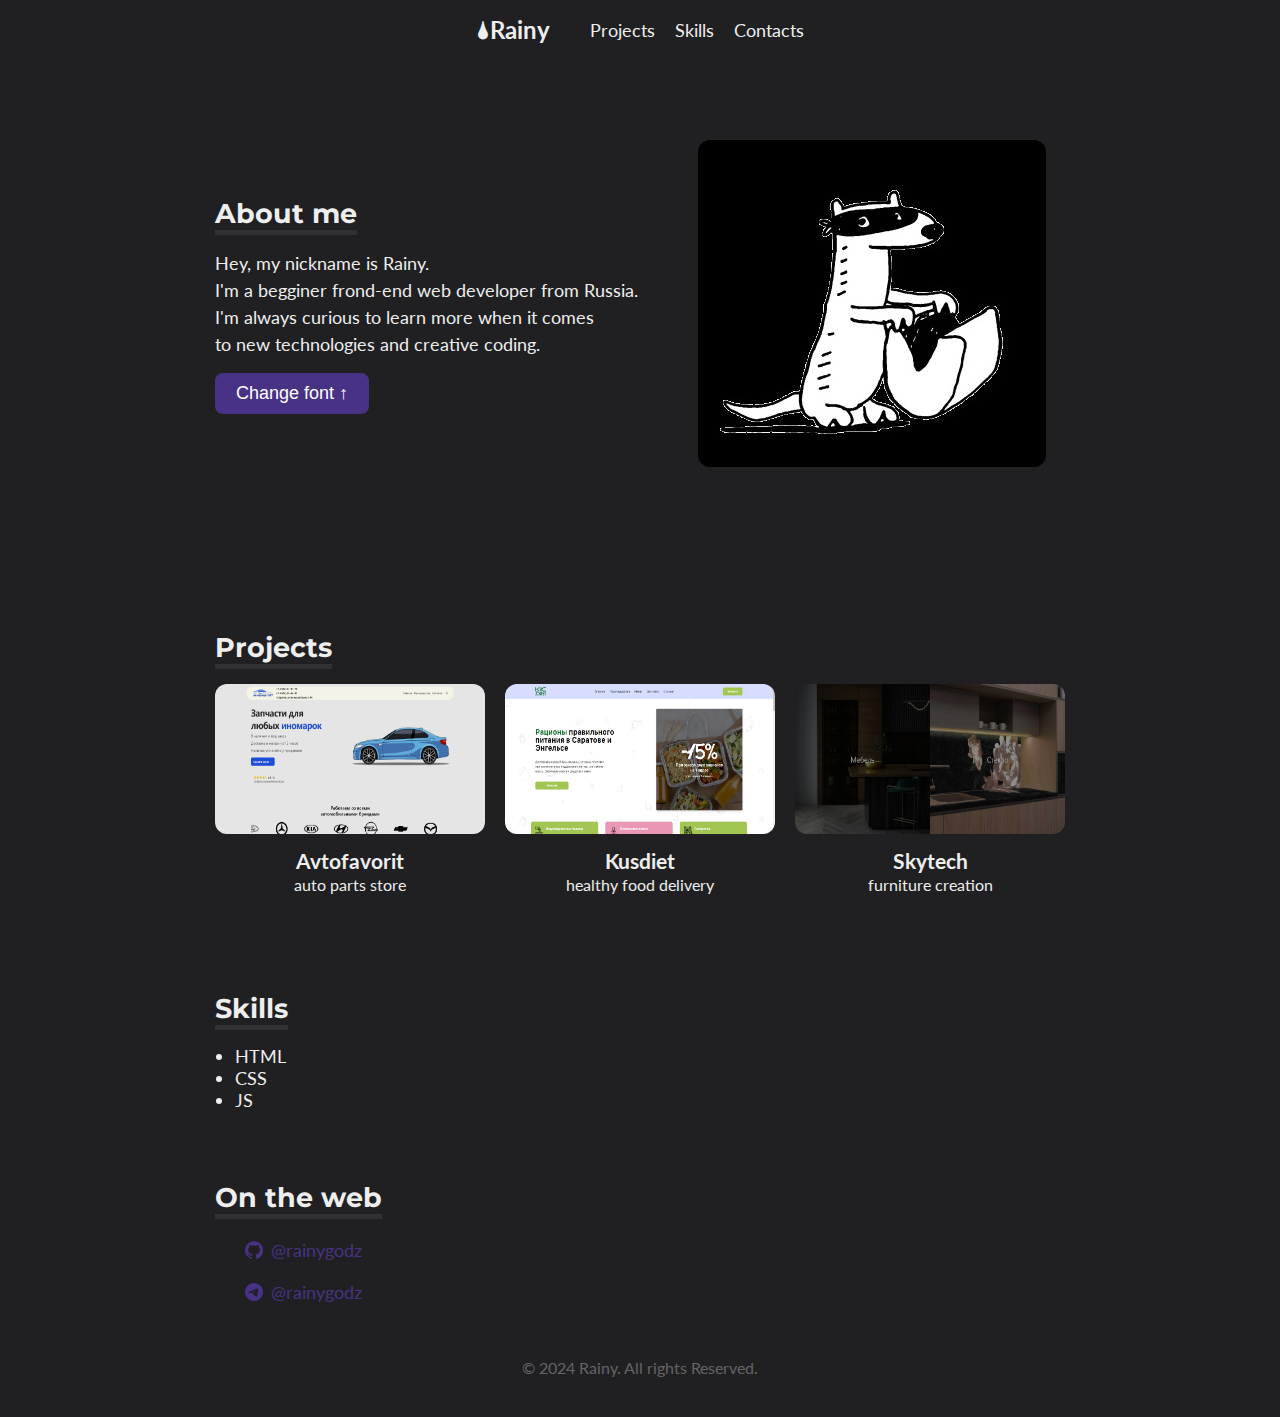
<file: index.html>
<!DOCTYPE html>
<html lang="en">
<head>
  <meta charset="UTF-8">
  <meta name="viewport" content="width=device-width, initial-scale=1.0">
  <link rel="icon" type="image/x-icon" href="./resources/images/about.jpg">
  <!-- google fonts -->
  <link rel="preconnect" href="https://fonts.googleapis.com">
  <link rel="preconnect" href="https://fonts.gstatic.com" crossorigin>
  <link href="https://fonts.googleapis.com/css2?family=Lato:ital,wght@0,100;0,300;0,400;0,700;0,900;1,100;1,300;1,400;1,700;1,900&family=Montserrat:ital,wght@0,100..900;1,100..900&display=swap" rel="stylesheet">
  
  <!-- css -->
  <link rel="stylesheet" href="./resources/styles/index.css">
  
  <!-- js -->
  <script src="./resources/scripts/main.js" defer></script>

  <title>Rainy - Homepage</title>
</head>
<body>
  <!-- header -->
  <header>
    <div class="logo">
      <a href="index.html">🌢Rainy</a>
    </div>
    <nav>
      <ul class="menu">
        <li>
          <a href="#projects">Projects</a>
        </li>
        <li>
          <a href="#skills">Skills</a>
        </li>
        <li>
          <a href="#contact">Contacts</a>
        </li>
      </ul>
    </nav>

    <!-- TODO burger menu for mobile devices -->
  </header>

  <!-- main -->
  <main>
    <div class="main-container">
      <section class="about">
        <div class="about-text">
          <h2>About me</h2>
          <p id="about-me-text">Hey, my nickname is Rainy.<br>
            I'm a begginer frond-end web developer from Russia.<br>
            I'm always curious to learn more when it comes <br>
            to new technologies and creative coding.</p>
      
          <button id="change-font">Change font &uarr;</button>
        </div>
        <div class="about-image">
          <img src="./resources/images/about.jpg" alt="rainy's photo">
        </div>
      </section>
      <!-- projects -->
       <section class="projects" id="projects">
        <div class="container">
          <h2>Projects</h2>
          <div class="projects-cards">
            <div class="project-card">
              <a href="avtofavorit.html">
                <img src="./resources/images/avtofavorit.png" alt="avtofavorit website main page">
                <div class="card-text">
                  <h3>Avtofavorit</h3>
                  <p>auto parts store</p>
                </div>
              </a>
            </div>
            <div class="project-card">
              <a href="kusdiet.html">
                <img src="./resources/images/kusdiet.png" alt="avtofavorit website main page">
                <div class="card-text">
                  <h3>Kusdiet</h3>
                  <p>healthy food delivery</p>
                </div>
              </a>
            </div>
            <div class="project-card">
              <a href="skytech.html">
                <img src="./resources/images/skytech.png" alt="avtofavorit website main page">
                <div class="card-text">
                  <h3>Skytech</h3>
                  <p>furniture creation</p>
                </div>
              </a>
            </div>
          </div>
        </div>
       </section>
       <!-- skills -->
       <section class="skills" id="skills">
        <h2>Skills</h2>
        <ul>
          <li>HTML</li>
          <li>CSS</li>
          <li>JS</li>
        </ul>
       </section>
       <!-- contact -->
       <section class="contact" id="contact">
        <h2>On the web</h2>
        <ul class="socials">
          <li>
            <img src="./resources/images/github.png" alt="github icon">
            <span><a href="https://github.com/rainygodz" target="_blank">@rainygodz</a></span>
          </li>
          <li>
            <img src="./resources/images/telegram.png" alt="telegram icon">
            <span><a href="https://t.me/rainygodz" target="_blank">@rainygodz</a></span>
          </li>
        </ul>
       </section>
    </div>
  </main>

  <!-- footer -->
   <footer>
      <div class="copyright">
        © 2024 Rainy. All rights Reserved.
      </div>
   </footer>
</body>
</html>
</file>
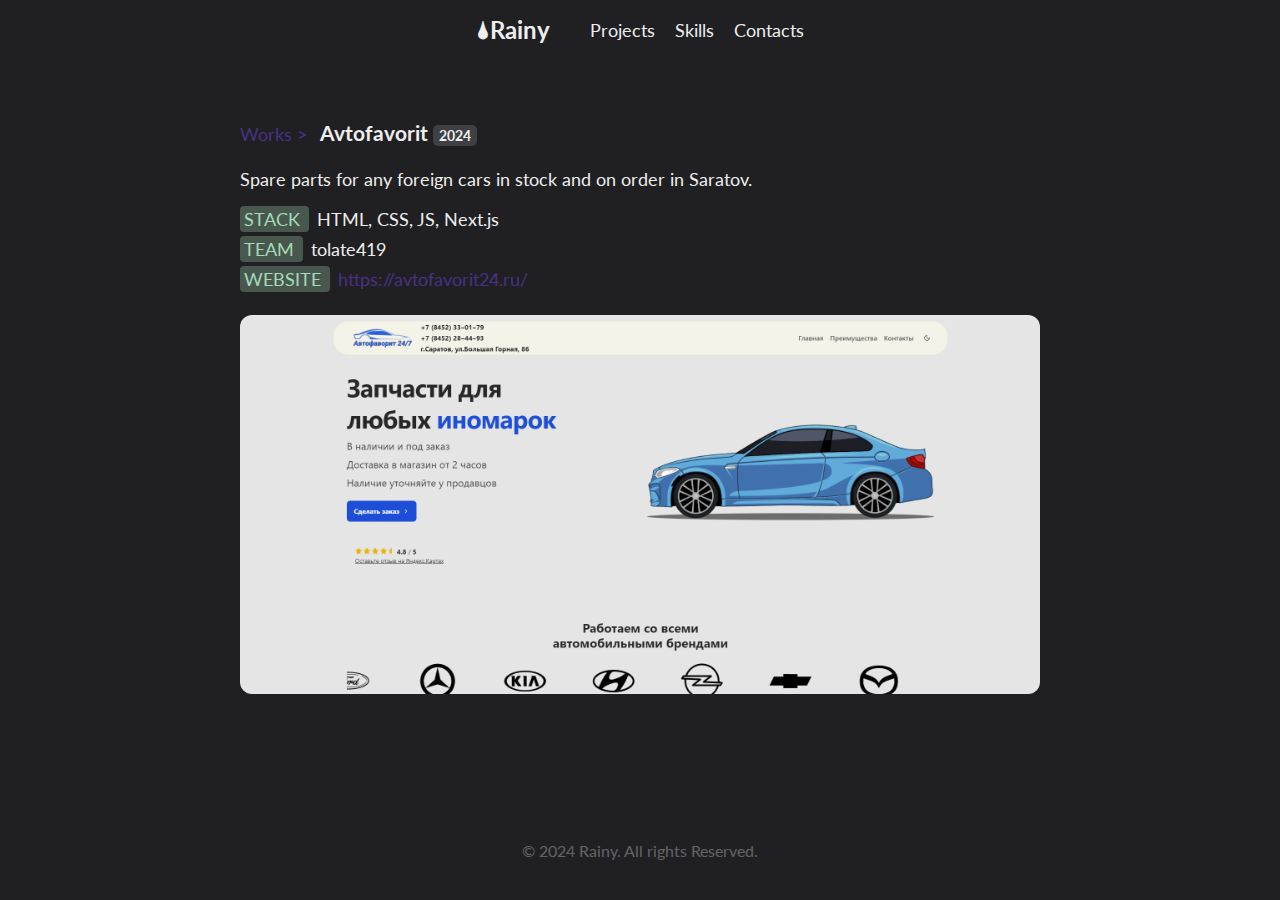
<file: avtofavorit.html>
<!DOCTYPE html>
<html lang="en">
<head>
  <meta charset="UTF-8">
  <meta name="viewport" content="width=device-width, initial-scale=1.0">
  <link rel="icon" type="image/x-icon" href="./resources/images/about.jpg">
  <!-- google fonts -->
   <link rel="preconnect" href="https://fonts.googleapis.com">
   <link rel="preconnect" href="https://fonts.gstatic.com" crossorigin>
   <link href="https://fonts.googleapis.com/css2?family=Lato:ital,wght@0,100;0,300;0,400;0,700;0,900;1,100;1,300;1,400;1,700;1,900&family=Montserrat:ital,wght@0,100..900;1,100..900&display=swap" rel="stylesheet">
   
   <!-- css -->
   <link rel="stylesheet" href="./resources/styles/index.css">
   <link rel="stylesheet" href="./resources/styles/project-page.css">
   <title>Avtofavorit - Rainy</title>
</head>
<body>
  <!-- header -->
  <header>
    <div class="logo">
      <a href="index.html">🌢Rainy</a>
    </div>
    <nav>
      <ul class="menu">
        <li>
          <a href="#projects">Projects</a>
        </li>
        <li>
          <a href="#skills">Skills</a>
        </li>
        <li>
          <a href="#contact">Contacts</a>
        </li>
      </ul>
    </nav>
  </header>

  <!-- main -->
   <main>
    <div class="project">
      <div class="project-name">
        <a href="index.html#projects">Works ></a>
        <h3>Avtofavorit</h3>
        <div class="year">2024</div>
      </div>
      <p class="description">
        Spare parts for any foreign cars in stock and on order in Saratov.
      </p>
      <div class="info">
        <div class="stack">
          <span>STACK </span> HTML, CSS, JS, Next.js
        </div>
        <div class="team">
          <span>TEAM </span> tolate419
        </div>
        <div class="website">
          <span>WEBSITE </span> <a href="https://avtofavorit24.ru/" target="_blank">https://avtofavorit24.ru/</a>
        </div>
      </div>
      <div class="project-images">
        <img src="./resources/images/avtofavorit.png" alt="avtofavorit main page">
      </div>
    </div>
   </main>

   <!-- footer -->
   <footer>
    <div class="copyright">
      © 2024 Rainy. All rights Reserved.
    </div>
 </footer>
</body>
</html>
</file>
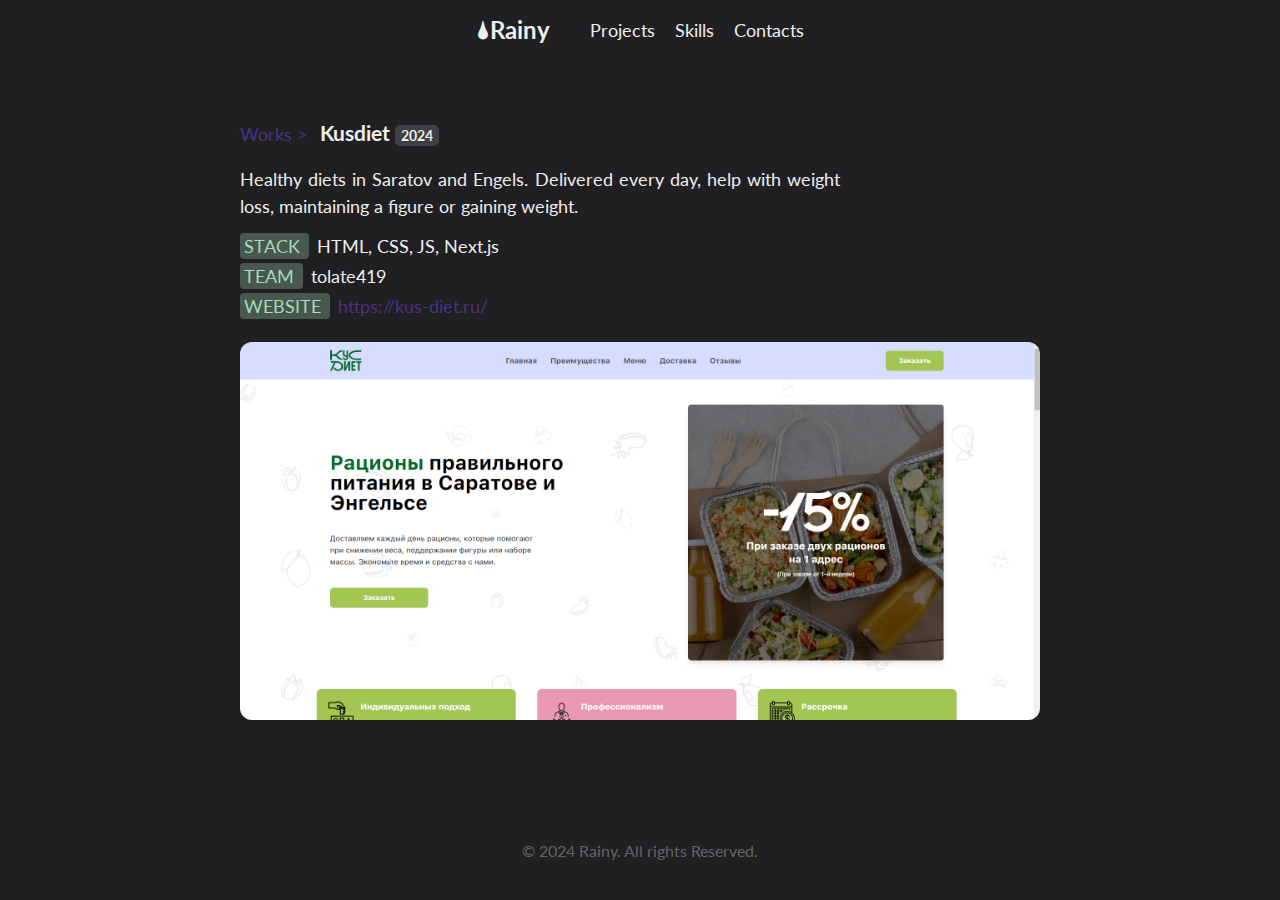
<file: kusdiet.html>
<!DOCTYPE html>
<html lang="en">
<head>
  <meta charset="UTF-8">
  <meta name="viewport" content="width=device-width, initial-scale=1.0">
  <link rel="icon" type="image/x-icon" href="./resources/images/about.jpg"> 
  <!-- google fonts -->
   <link rel="preconnect" href="https://fonts.googleapis.com">
   <link rel="preconnect" href="https://fonts.gstatic.com" crossorigin>
   <link href="https://fonts.googleapis.com/css2?family=Lato:ital,wght@0,100;0,300;0,400;0,700;0,900;1,100;1,300;1,400;1,700;1,900&family=Montserrat:ital,wght@0,100..900;1,100..900&display=swap" rel="stylesheet">
   
   <!-- css -->
   <link rel="stylesheet" href="./resources/styles/index.css">
   <link rel="stylesheet" href="./resources/styles/project-page.css">
   <title>Kusdiet - Rainy</title>
</head>
<body>
  <!-- header -->
  <header>
    <div class="logo">
      <a href="index.html">🌢Rainy</a>
    </div>
    <nav>
      <ul class="menu">
        <li>
          <a href="#projects">Projects</a>
        </li>
        <li>
          <a href="#skills">Skills</a>
        </li>
        <li>
          <a href="#contact">Contacts</a>
        </li>
      </ul>
    </nav>
  </header>

  <!-- main -->
   <main>
    <div class="project">
      <div class="project-name">
        <a href="index.html#projects">Works ></a>
        <h3>Kusdiet</h3>
        <div class="year">2024</div>
      </div>
      <p class="description">
        Healthy diets in Saratov and Engels. Delivered every day, help with weight loss, maintaining a figure or gaining weight.
      </p>
      <div class="info">
        <div class="stack">
          <span>STACK </span> HTML, CSS, JS, Next.js
        </div>
        <div class="team">
          <span>TEAM </span> tolate419
        </div>
        <div class="website">
          <span>WEBSITE </span> <a href="https://kus-diet.ru/" target="_blank">https://kus-diet.ru/</a>
        </div>
      </div>
      <div class="project-images">
        <img src="./resources/images/kusdiet.png" alt="kusdiet website main page">
      </div>
    </div>
   </main>
   
   <!-- footer -->
   <footer>
    <div class="copyright">
      © 2024 Rainy. All rights Reserved.
    </div>
 </footer>
</body>
</html>
</file>
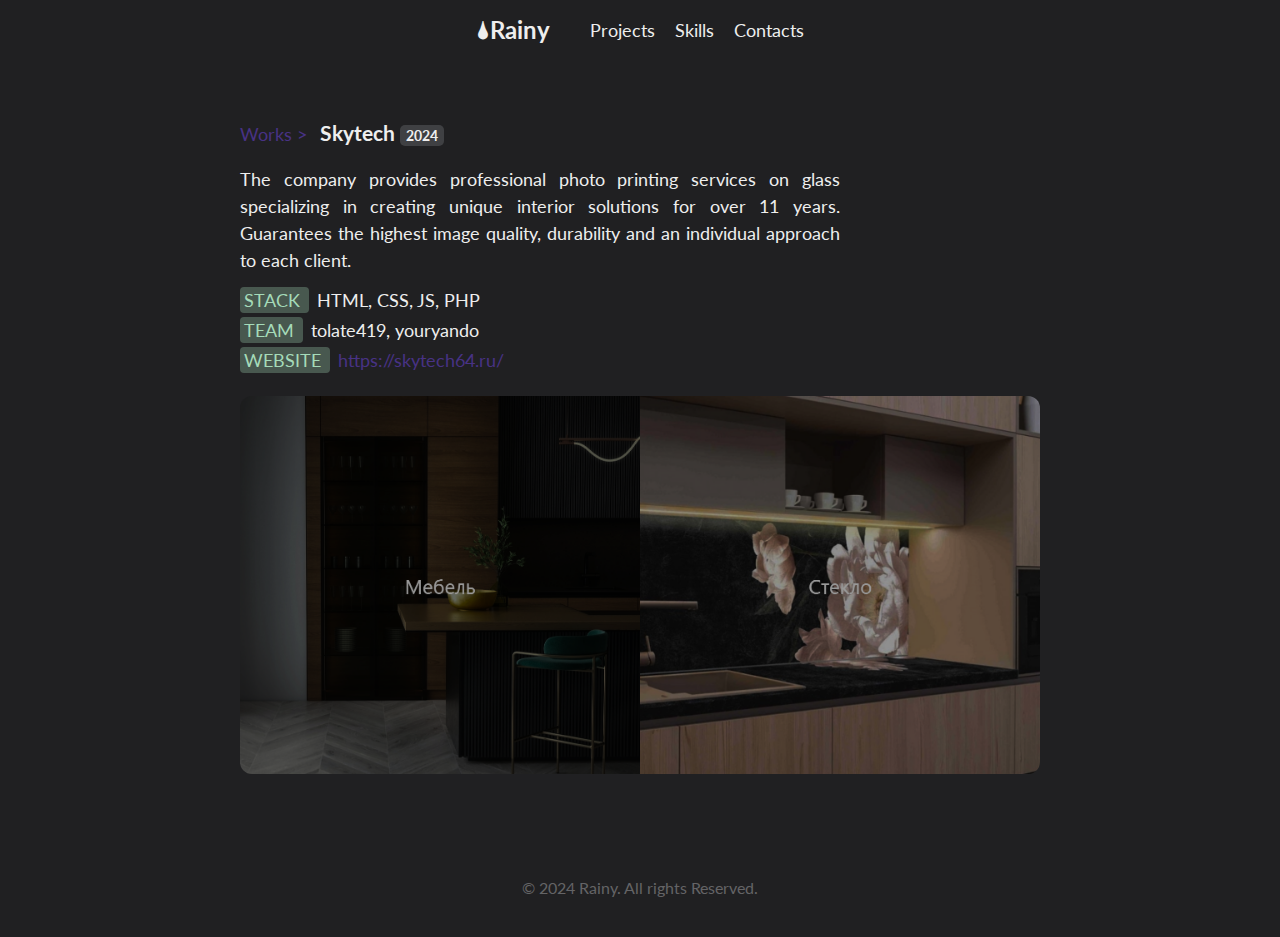
<file: skytech.html>
<!DOCTYPE html>
<html lang="en">
<head>
  <meta charset="UTF-8">
  <meta name="viewport" content="width=device-width, initial-scale=1.0">
  <link rel="icon" type="image/x-icon" href="./resources/images/about.jpg"> 
  <!-- google fonts -->
   <link rel="preconnect" href="https://fonts.googleapis.com">
   <link rel="preconnect" href="https://fonts.gstatic.com" crossorigin>
   <link href="https://fonts.googleapis.com/css2?family=Lato:ital,wght@0,100;0,300;0,400;0,700;0,900;1,100;1,300;1,400;1,700;1,900&family=Montserrat:ital,wght@0,100..900;1,100..900&display=swap" rel="stylesheet">
   
   <!-- css -->
   <link rel="stylesheet" href="./resources/styles/index.css">
   <link rel="stylesheet" href="./resources/styles/project-page.css">
   <title>Skytech - Rainy</title>
</head>
<body>
  <!-- header -->
  <header>
    <div class="logo">
      <a href="index.html">🌢Rainy</a>
    </div>
    <nav>
      <ul class="menu">
        <li>
          <a href="#projects">Projects</a>
        </li>
        <li>
          <a href="#skills">Skills</a>
        </li>
        <li>
          <a href="#contact">Contacts</a>
        </li>
      </ul>
    </nav>
  </header>

  <!-- main -->
   <main>
    <div class="project">
      <div class="project-name">
        <a href="index.html#projects">Works ></a>
        <h3>Skytech</h3>
        <div class="year">2024</div>
      </div>
      <p class="description">
        The company provides professional photo printing services on glass
specializing in creating unique interior solutions for over 11 years.
Guarantees the highest image quality, durability
and an individual approach to each client.
      </p>
      <div class="info">
        <div class="stack">
          <span>STACK </span> HTML, CSS, JS, PHP
        </div>
        <div class="team">
          <span>TEAM </span> tolate419, youryando
        </div>
        <div class="website">
          <span>WEBSITE </span> <a href="https://skytech64.ru/" target="_blank">https://skytech64.ru/</a>
        </div>
      </div>
      <div class="project-images">
        <img src="./resources/images/skytech.png" alt="skytech website main page">
      </div>
    </div>
   </main>
   
   <!-- footer -->
   <footer>
    <div class="copyright">
      © 2024 Rainy. All rights Reserved.
    </div>
 </footer>
</body>
</html>
</file>
<file: resources/styles/index.css>
* {
  box-sizing: border-box;
  margin: 0;
  padding: 0;
}

body {
  background-color: #202022;
  color: #eeeeee;
  font-size: 18px;
  font-family: 'Lato', sans-serif;
  min-height: 100vh;
  display: flex;
  flex-direction: column;
}

a {
  text-decoration: none;
  color: #eeeeee;
}

/* header */

header {
  display: flex;
  justify-content: center;
  align-items: center;
  padding: 15px 30px;
  gap: 40px;
}

.logo {
  font-size: 24px;
  font-weight: 700;
}

.menu {
  display: flex;
  gap: 20px;
  list-style-type: none;
}

.menu li a:hover {
  text-decoration: underline;
  text-underline-offset: 5px;
}

/* main */
main {
  display: flex;
  justify-content: center;
}

/* about me */

.about {
  display: flex;
  align-items: center;
  gap: 60px;
  padding: 80px 0;
}

h2 {
  margin-bottom: 15px;
  border-bottom: 5px solid #313133;
  display: inline-block;
  font-family: "Montserrat", sans-serif;
}

p {
  line-height: 1.5;
  margin-bottom: 15px;
}

.about-image img {
  border-radius: 12px;
}

/* change font button */
button#change-font {
  align-items: center;
  appearance: button;
  background-color: #483285;
  border-radius: 8px;
  border-style: none;
  color: #fff;
  cursor: pointer;
  display: flex;
  flex-direction: row;
  flex-shrink: 0;
  font-size: 100%;
  line-height: 1.15;
  margin: 0;
  padding: 10px 21px;
  text-align: center;
  text-transform: none;
  transition: color .13s ease-in-out,background .13s ease-in-out,opacity .13s ease-in-out,box-shadow .13s ease-in-out;
  user-select: none;
  -webkit-user-select: none;
  touch-action: manipulation;
}

button#change-font:active {
  background-color: rgb(64, 46, 114);
}

button#change-font:hover {
  background-color: rgb(58, 41, 104);
}

/* projects */
.projects {
  padding: 80px 0 60px;
  display: flex;
  align-items: center;
}

.container {
  display: flex;
  flex-direction: column;
  justify-content: center;
  align-items: flex-start;
}

.projects-cards {
  display: flex;
  justify-content: center;
  gap: 20px;
  flex-wrap: wrap;
}

.project-card {
  text-align: center;
  width: 270px;

  transition: border 0.7s ease-out;
}

.project-card:hover {
  border: 1px solid #483285;
  border-radius: 12px;
}

.card-text {
  margin-top: 10px;
}

.card-text p {
  word-wrap: break-word;
  font-size: 16px;
}

.project-card img {
  width: 100%;
  height: 150px;
  border-radius: 12px;
}

/* skills */
.skills {
  padding: 20px 0 70px;
}

.skills ul {
  list-style-type: disc;
  padding-left: 20px;
}

/* contacts */
.socials {
  padding-left: 20px;
}
.socials li {
  display: flex;
  align-items: center;
  height: 100%;
  gap: 8px;
  margin-bottom: 10px;
  padding: 5px 10px;
  border-radius: 8px;
  width: min-content;
}

.socials li:hover {
  background-color: rgba(72, 50, 133, .3);
}
.socials li img {
  width: 18px;
  height: auto;
}

.socials li span a {
  color: #483285;
}

/* footer */
footer {
  display: flex;
  justify-content: center;
  padding: 40px 0;
  margin-top: auto;
}

.copyright {
  font-size: 16px;
  color: #646466;
}

/* project page */
.project {
  padding: 60px 0;
}
.project-name {
  margin-bottom: 20px;
}
.project-name a {
  color: #483285;
  margin-right: 8px;
  text-underline-offset: 3px;
}

.project-name a:hover {
  text-decoration: underline;
}

.project-name h3 {
  display: inline-block;
}

.project-name .year {
  display: inline-block;
  background-color: #3f4043;
  font-size: 14px;
  font-weight: bold;
  border-radius: 5px;
  padding: 2px 6px;
}

.info span {
  color: #a5dbb9;
  background-color: rgba(165, 219, 185, .3);
  border-radius: 4px;
  margin-right: 8px;
  padding: 2px 4px;
}

.info .stack, .team {
  margin-bottom: 8px;
}

.website a {
  color: #483285;
  text-underline-offset: 3px;
}

.website a:hover {
  text-decoration: underline;
}
.project-images {
  margin-top: 25px;
}
.project-images img{
  width: 800px;
  height: auto;
  border-radius: 12px;
}

.description {
  text-align: justify;
  min-width: 400px;
  max-width: 600px;
}

/* Media queries */

/* for max-width: 920px */
@media only screen and (max-width: 920px) {
  .about {
    flex-direction: column-reverse;
  }

  .projects-cards {
    flex-direction: column;
  }

  .projects {
    padding: 30px 0;
  }

  .project-card {
    width: 400px;
  }

  .project-card:hover {
    border: none;
  }

  .project-card img {
    width: 400px;
    height: auto;
  }
}

/* for max-width: 420px */
@media only screen and (max-width: 420px) {
  .main-container {
    padding: 0 15px;
  }

  .projects {
    padding: 20px 0;
  }
  .projects-cards {
    padding-left: 26px;
  }

  .project-card {
    width: 100%;
  }

  .project-card img {
    width: 350px;
    height: auto;
  }
}
</file>
<file: resources/styles/project-page.css>
/* project page media querries */
@media only screen and (max-width: 880px) {
  .project {
    padding: 20px 40px;
  }

  .project-images img {
    width: 100%;
  }
}

@media only screen and (max-width: 420px) {
  .project {
    padding: 20px 30px;
  }

  .description {
    min-width: 100%;
    max-width: none;
  }
}
</file>
